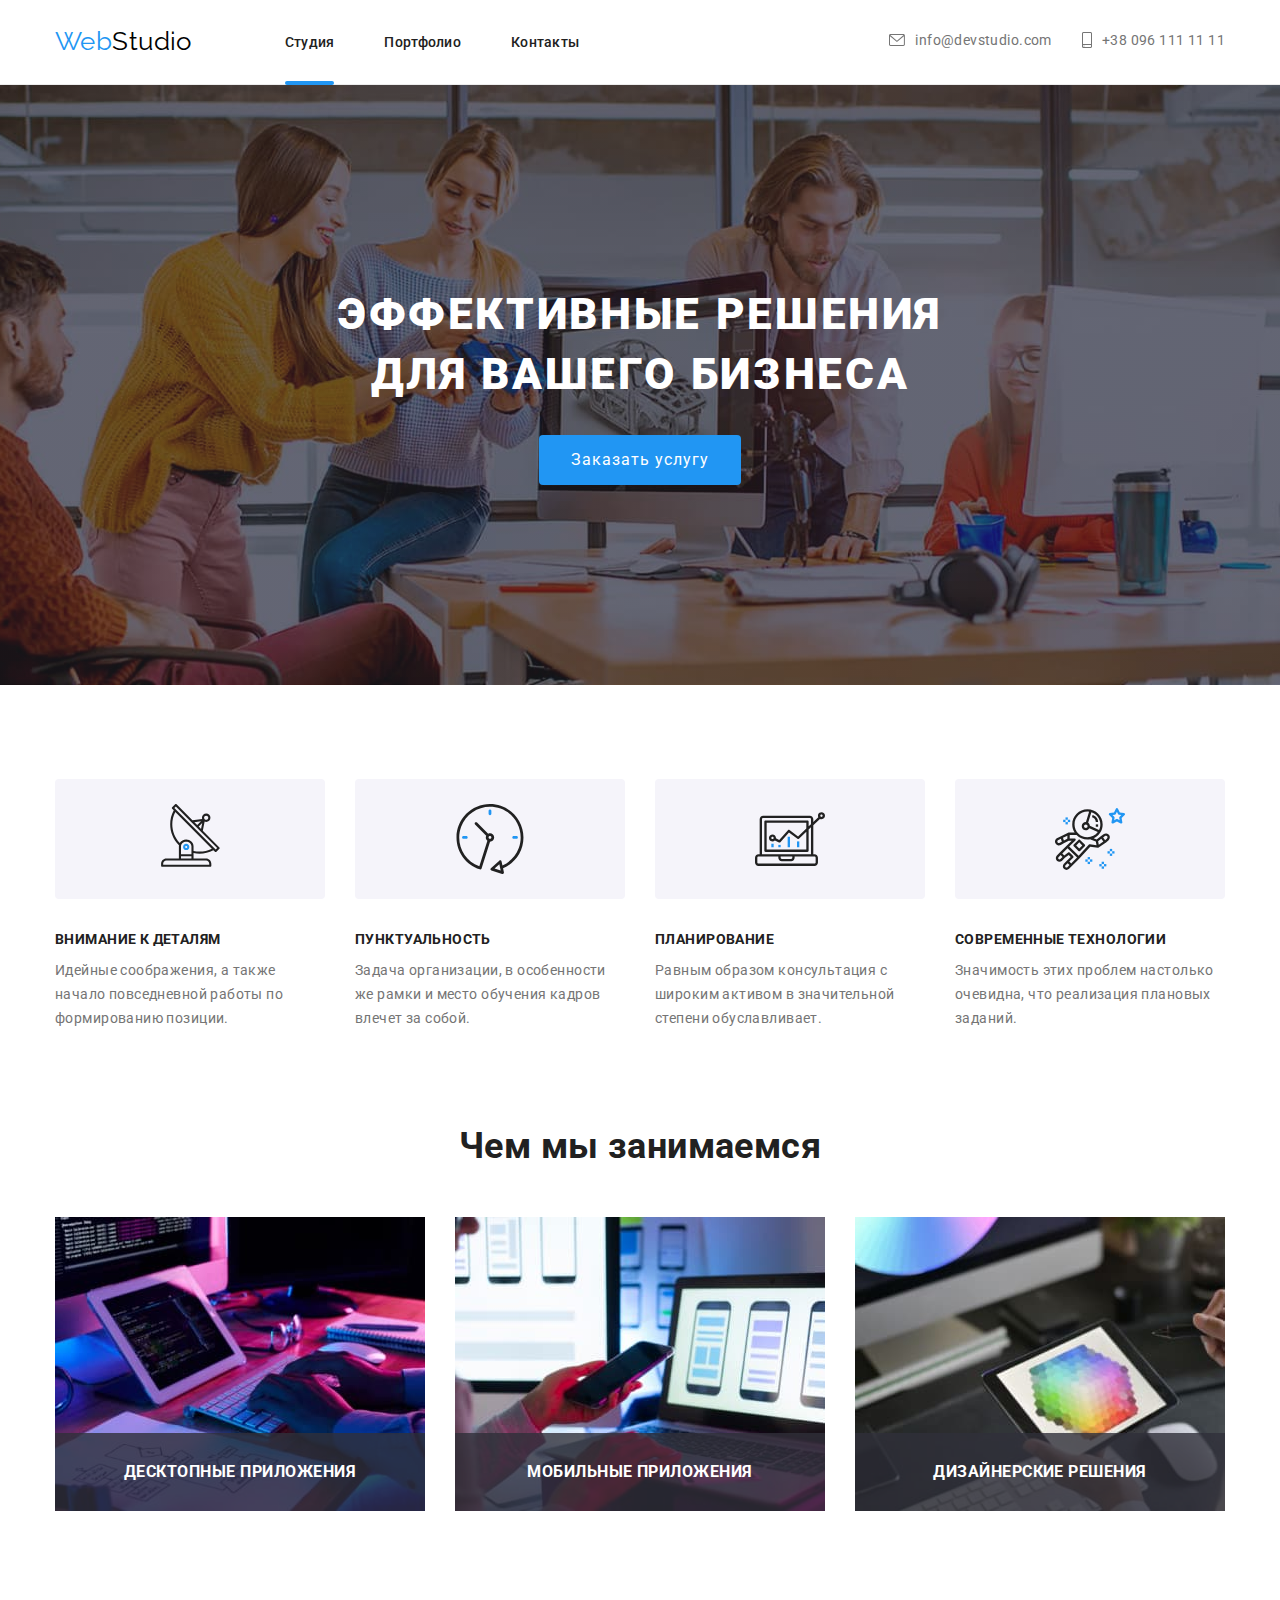
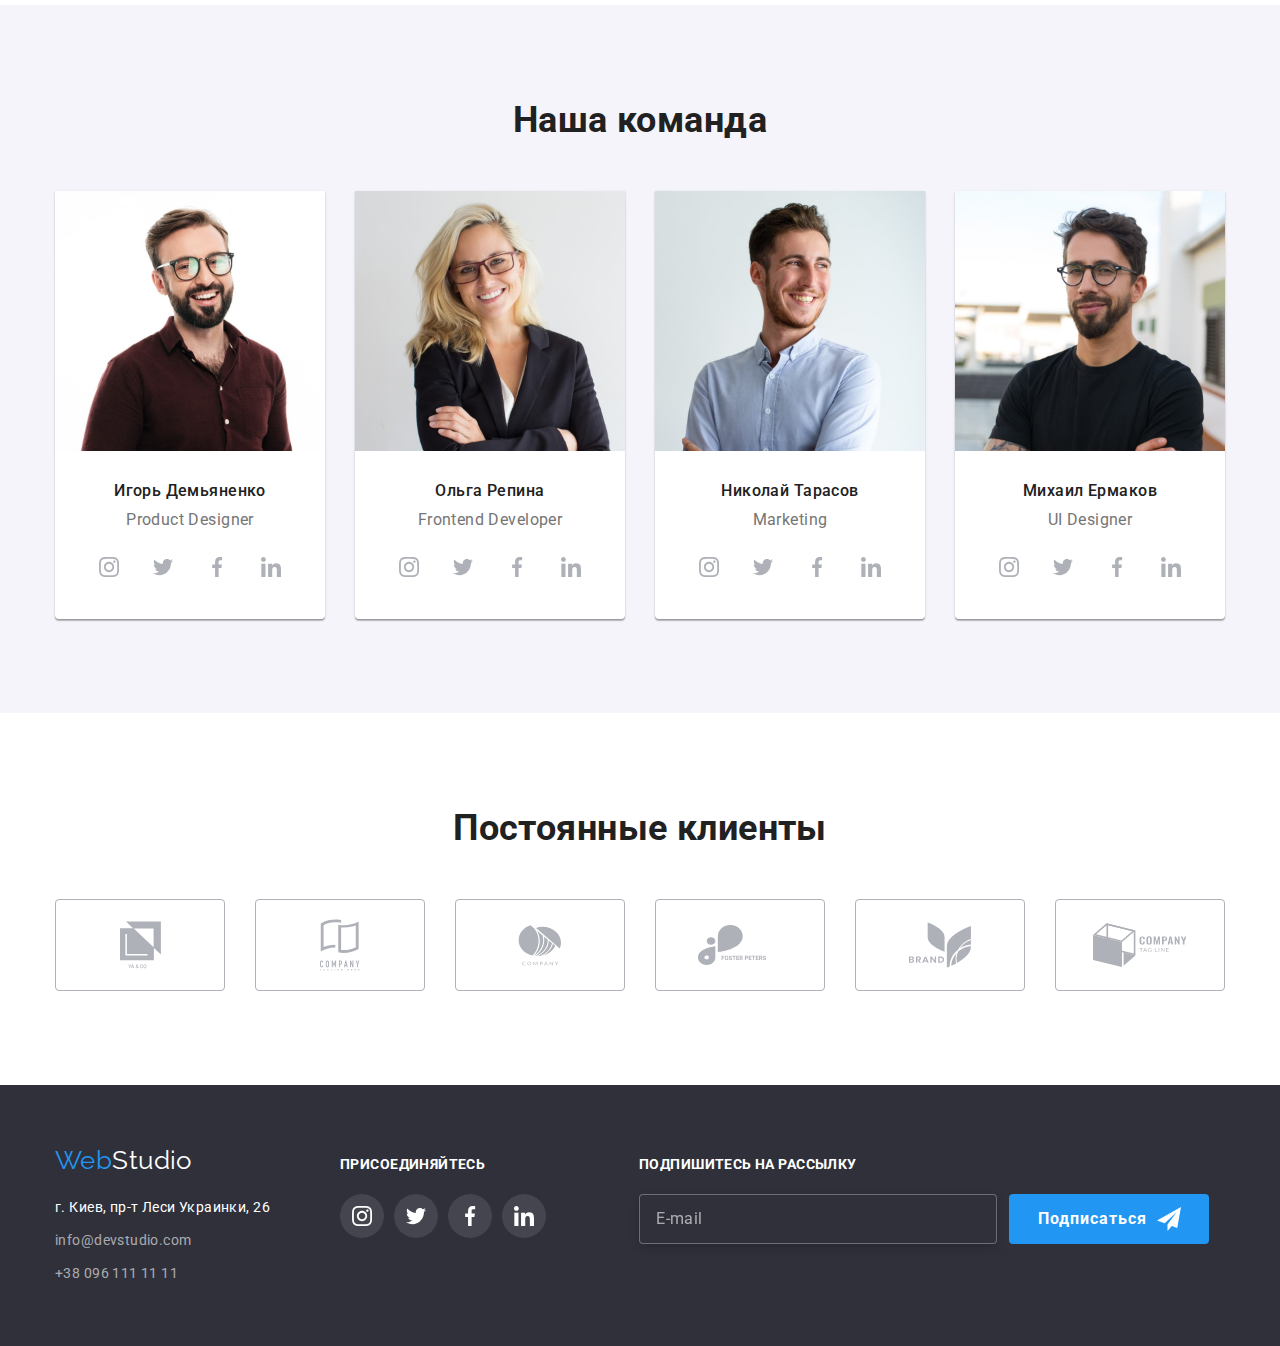
<file: index.html>
<!DOCTYPE html>
<html lang="ru">
  <head>
    <meta charset="UTF-8" />
    <meta http-equiv="X-UA-Compatible" content="IE=edge" />
    <meta name="viewport" content="width=device-width, initial-scale=1.0" />
    <title>WebStudio</title>
    <link rel="preconnect" href="https://fonts.googleapis.com" />
    <link rel="preconnect" href="https://fonts.gstatic.com" crossorigin />
    <link
      href="https://fonts.googleapis.com/css2?family=Raleway:wght@700&family=Roboto:wght@400;500;700;900&display=swap"
      rel="stylesheet"
    />
    <link
      rel="stylesheet"
      href="https://cdnjs.cloudflare.com/ajax/libs/modern-normalize/1.1.0/modern-normalize.min.css"
    />
    <link rel="stylesheet" href="./css/main.min.css"/>
  </head>

  <body>


    <!---------- header ---------------->

    <header class="header">
      <!-- container block -->
      <div class="container flex">
        <nav class="site-nav">
          <!-- logo block -->
          <a href="./index.html" class="logo logo--header link"
            ><span class="accent">Web</span>Studio</a>
            <!-- site navigation -->
          <ul class="site-nav__list list">
            <li class="site-nav__item">
              <a href="./index.html" class="site-nav__link link current">Студия</a>
            </li>
            <li class="site-nav__item">
              <a href="./portfolio.html" class="site-nav__link link">Портфолио</a>
            </li>
            <li class="site-nav__item">
              <a href="" class="site-nav__link link">Контакты</a>
            </li>
          </ul>
        </nav>
        <!-- site main contacts block -->
        <ul class="site-contacts list">
          <li class="site-contacts__item">
            <a href="mailto:info@devstudio.com" class="site-contacts__link link">
              <svg class="site-contacts__icon" width="16" height="12">
                <use href="./images/icons.svg#icon-envelope"></use>
              </svg>
              <span>info@devstudio.com</span>
            </a></li>
          <li class="site-contacts__item">
            <a href="tel:+380961111111" class="site-contacts__link link">
              <svg class="site-contacts__icon" width="10" height="16">
                <use href="./images/icons.svg#icon-smartphone"></use>
              </svg>
              <span>+38 096 111 11 11</span></a></li>
        </ul>
      </div>
    </header>

    <!------------- main section------------>
    <main>

      <!----------- Hero section ----------->

      <section class="hero-section">
        <h1 class="hero-section__title">Эффективные решения для вашего бизнеса</h1>
        <button type="button" class="hero-section__button button" data-modal-open>Заказать услугу</button>
      </section>

      <!---------- features section ---------->

      <section class="features section">
        <div class="container">
          <h2 class="features__title hide">Особенности</h2>
          <ul class="features-list flex list">
            <li class="features-list__item">
              <div class="features-list__card">
                <svg width="70" height="70">
                  <use href="./images/icons.svg#icon-antenna"></use>
                </svg>
              </div>
              <h3 class="features-list__title">Внимание к деталям</h3>
              <p class="features-list__description">
                Идейные соображения, а также начало повседневной работы по формированию позиции.
              </p>
            </li>
            <li class="features-list__item">
              <div class="features-list__card">
                <svg width="70" height="70">
                  <use href="./images/icons.svg#icon-clock"></use>
                </svg>
              </div>
              <h3 class="features-list__title">Пунктуальность</h3>
              <p class="features-list__description">
                Задача организации, в особенности же рамки и место обучения кадров влечет за собой.
              </p>
            </li>
            <li class="features-list__item">
              <div class="features-list__card">
                <svg width="70" height="70">
                  <use href="./images/icons.svg#icon-diagram"></use>
                </svg>
              </div>
              <h3 class="features-list__title">Планирование</h3>
              <p class="features-list__description">
                Равным образом консультация с широким активом в значительной степени обуславливает.
              </p>
            </li>
            <li class="features-list__item">
              <div class="features-list__card">
                <svg width="70" height="70">
                  <use href="./images/icons.svg#icon-astronaut"></use>
                </svg>
              </div>
              <h3 class="features-list__title">Современные технологии</h3>
              <p class="features-list__description">
                Значимость этих проблем настолько очевидна, что реализация плановых заданий.
              </p>
            </li>
          </ul>
        </div>
      </section>


      <!----------- whatwedo section ---------------->

      <section class="whatwedo section">
        <div class="container">
        <h2 class="whatwedo title">Чем мы занимаемся</h2>
        <ul class="whatwedo-list flex list">
          <li class="whatwedo-list__item">
            <div class="whatwedo-list__card">
            <img src="./images/box1.jpg" 
            alt="набор программного кода на клавиатуре" width="370"/>
            <h3 class="whatwedo-list__title">Десктопные приложения</h3>
            </div>
          </li>
          <li class="whatwedo-list__item">
            <div class="whatwedo-list__card">
            <img
              src="./images/box2.jpg"
              alt="рисунок с изображением расположения элементов на экране смартфона"
              width="370"/>
            <h3 class="whatwedo-list__title">Мобильные приложения</h3>
            </div>
          </li>
          <li class="whatwedo-list__item">
            <div class="whatwedo-list__card">
            <img
              src="./images/box3.jpg"
              alt="планшет с изображением цветного шестиугольника"
              width="370"/>
            <h3 class="whatwedo-list__title">Дизайнерские решения</h3>
            </div>
          </li>
        </ul>
        </div>
      </section>


      <!--Наша команда-->


      <section class="team section">
        <div class="container">
        <h2 class="team title">Наша команда</h2>

        <!-- members-list block -->
        <ul class="members-list flex list">
          <li class="members-list__card">
            <img src="./images/team1.jpg" alt="Игорь Демьяненко" width="270" />
            <h3 class="members-list__title">Игорь Демьяненко</h3>
            <p class="members-list__description">Product Designer</p>
            
            <!-- members soc block -->
            <ul class="members-soc list">
              <li class="members-soc__item"><a href="" class="members-soc__link">
                <svg width="20" height="20">
                  <use href="./images/icons.svg#icon-instagram"></use>
                </svg>
              </a>
            </li>
              <li class="members-soc__item"><a href="" class="members-soc__link">
                <svg width="20" height="20">
                  <use href="./images/icons.svg#icon-twitter"></use>
                </svg>
              </a>
            </li>
            <li class="members-soc__item"><a href="" class="members-soc__link">
                <svg width="20" height="20">
                  <use href="./images/icons.svg#icon-facebook"></use>
                </svg>
              </a>
            </li>
            <li class="members-soc__item"><a href="" class="members-soc__link">
                <svg width="20" height="20">
                  <use href="./images/icons.svg#icon-linkedin"></use>
                </svg>
              </a>
            </li>
            </ul>
          </li>
          <!-- members-list block -->
          <li class="members-list__card">
            <img src="./images/team2.jpg" alt="Ольга Репина" width="270" />
            <h3 class="members-list__title">Ольга Репина</h3>
            <p class="members-list__description">Frontend Developer</p>
            <!-- members soc block -->
            <ul class="members-soc list">
              <li class="members-soc__item"><a href="" class="members-soc__link">
                <svg width="20" height="20">
                  <use href="./images/icons.svg#icon-instagram"></use>
                </svg>
              </a>
            </li>
              <li class="members-soc__item"><a href="" class="members-soc__link">
                <svg width="20" height="20">
                  <use href="./images/icons.svg#icon-twitter"></use>
                </svg>
              </a>
            </li>
            <li class="members-soc__item"><a href="" class="members-soc__link">
                <svg width="20" height="20">
                  <use href="./images/icons.svg#icon-facebook"></use>
                </svg>
              </a>
            </li>
            <li class="members-soc__item"><a href="" class="members-soc__link">
                <svg width="20" height="20">
                  <use href="./images/icons.svg#icon-linkedin"></use>
                </svg>
              </a>
            </li>
            </ul>
          </li>
          <!-- members-list block -->
          <li class="members-list__card">
            <img src="./images/team3.jpg" alt="Николай Тарасов" width="270" />
            <h3 class="members-list__title">Николай Тарасов</h3>
            <p class="members-list__description">Marketing</p>
            <!-- members soc block -->
            <ul class="members-soc list">
              <li class="members-soc__item"><a href="" class="members-soc__link">
                <svg width="20" height="20">
                  <use href="./images/icons.svg#icon-instagram"></use>
                </svg>
              </a>
            </li>
              <li class="members-soc__item"><a href="" class="members-soc__link">
                <svg width="20" height="20">
                  <use href="./images/icons.svg#icon-twitter"></use>
                </svg>
              </a>
            </li>
            <li class="members-soc__item"><a href="" class="members-soc__link">
                <svg width="20" height="20">
                  <use href="./images/icons.svg#icon-facebook"></use>
                </svg>
              </a>
            </li>
            <li class="members-soc__item"><a href="" class="members-soc__link">
                <svg width="20" height="20">
                  <use href="./images/icons.svg#icon-linkedin"></use>
                </svg>
              </a>
            </li>
            </ul>
          </li>
          <!-- members-list block -->
          <li class="members-list__card">
            <img src="./images/team4.jpg" alt="Михаил Ермаков" width="270" />
            <h3 class="members-list__title">Михаил Ермаков</h3>
            <p class="members-list__description">UI Designer</p>
            <!-- members soc block -->
            <ul class="members-soc list">
              <li class="members-soc__item"><a href="" class="members-soc__link">
                <svg width="20" height="20">
                  <use href="./images/icons.svg#icon-instagram"></use>
                </svg>
              </a>
            </li>
              <li class="members-soc__item"><a href="" class="members-soc__link">
                <svg width="20" height="20">
                  <use href="./images/icons.svg#icon-twitter"></use>
                </svg>
              </a>
            </li>
            <li class="members-soc__item"><a href="" class="members-soc__link">
                <svg width="20" height="20">
                  <use href="./images/icons.svg#icon-facebook"></use>
                </svg>
              </a>
            </li>
            <li class="members-soc__item"><a href="" class="members-soc__link">
                <svg width="20" height="20">
                  <use href="./images/icons.svg#icon-linkedin"></use>
                </svg>
              </a>
            </li>
            </ul>
          </li>
          </div>
        </ul>
      </section>


      <!--Постоянные клиенты-->

      <section class="clients section">
        <div class="container">
          <h2 class="clients title">Постоянные клиенты</h2>
          <!-- clients-list block -->
          <ul class="clients-list flex list">
            <li class="clients-list__item">
              <a href="" class="clients-list__link">
                <svg width="41" hight="46.7">
                  <use href="./images/icons.svg#icon-group1"></use>
                </svg>
              </a>
            </li>
            <li class="clients-list__item">
              <a href="" class="clients-list__link">
                <svg width="40" hight="52">
                  <use href="./images/icons.svg#icon-group2"></use>
                </svg>
              </a>
            </li>
            <li class="clients-list__item">
              <a href="" class="clients-list__link">
                <svg width="43.46" hight="41.18">
                  <use href="./images/icons.svg#icon-group3"></use>
                </svg>
              </a>
            </li>
            <li class="clients-list__item">
              <a href="" class="clients-list__link">
                <svg width="84.44" hight="40.62">
                  <use href="./images/icons.svg#icon-group4"></use>
                </svg>
              </a>
            </li>
            <li class="clients-list__item">
              <a href="" class="clients-list__link">
                <svg width="62.54" hight="45.43">
                  <use href="./images/icons.svg#icon-group5"></use>
                </svg>
              </a>
            </li>
            <li class="clients-list__item">
              <a href="" class="clients-list__link">
                <svg width="93.79" hight="43.93">
                  <use href="./images/icons.svg#icon-group6"></use>
                </svg>
              </a>
            </li>
          </ul>
        </div>
      </section>

      <!-- Modal window-->

      <div class="backdrop backdrop--is-hidden" data-modal>
      <div class="modal">
        <button type="button" class="modal__close-bth" data-modal-close>
          <svg width="11" height="11">
            <use href="./images/icons.svg#icon-x"></use>
          </svg>
        </button>
        <section class="modal__form">
          <h2 class="modal__form-title">Оставьте свои данные, мы вам перезвоним</h2>
          <form class="contact-form">
            <label for="name" class="contact-form__name">
              Имя
              <div class="contact-form__filed">
              <input class="contact-form__iput" type="text" name="name" />
              <div class="contact-form__icon">
                <svg width="12" height="12">
                  <use href="./images/icons.svg#icon-name"></use>
                </svg>
              </div>
              </div>
            </label>
            <label for="phone" class="contact-form__name">
              Телефон
              <div class="contact-form__filed">
              <input class="contact-form__iput" type="tel" name="phone" />
                <div class="contact-form__icon">
                  <svg  width="13" height="13">
                    <use href="./images/icons.svg#icon-phone"></use>
                  </svg>
                </div>
              </div>
            </label>
            <label for="mail" class="contact-form__name">
              Email
              <div class="contact-form__filed">
              <input class="contact-form__iput" type="email" name="mail"/>
              <div class="contact-form__icon">
                <svg width="15" height="12">
                  <use href="./images/icons.svg#icon-email"></use>
                </svg>
              </div>
              
              </div>
              </label>
            <label for="comments" class="contact-form__name">
              Коментарий
                <textarea class="contact-form__iput contact-form__iput--comments" name="comments" id="" cols="30" rows="10" placeholder="Введите текст"></textarea>
              </label>
              <label class="modal-checkbox">
                <input type="checkbox" class="modal-checkbox__input" name="checkbox" value="checkbox">
                  <svg class="modal-checkbox__icon modal-checkbox__icon--dislable">
                    <use href="./images/icons.svg#icon-noncheck"></use>
                  </svg>
                  <svg class="modal-checkbox__icon modal-checkbox__icon--eneble">
                    <use href="./images/icons.svg#icon-check"></use>
                  </svg>
                Соглашаюсь с рассылкой и принимаю <a href="" class="modal-checkbox__link accent"> Условия договора</a></label>
              <button class="button modal__btn" type="submit">Отправить</button>
            </form>
        </section>
      </div>
    </div>

    </main>

    <!---------- footer --------------->

    <footer>
      <div class="footer container">
        <!-- footer-contacts block -->
        <div class="footer-contacts">
          <a href="./index.html" 
          class="logo logo--light link">
          <span class="accent">Web</span>Studio</a>
          <address class="footer-contacts__adress">
            <ul class="footer-contacts__list list">
              <li class="footer-contacts__item">
                <a href="" 
                class="footer-contacts__link footer-contacts__link--streat link">г. Киев, пр-т Леси Украинки, 26</a>
                </li>
              <li class="footer-contacts__item">
                <a href="mailto:info@devstudio.com" 
                class="footer-contacts__link link">info@devstudio.com</a>
                </li>
              <li class="footer-contacts__item">
                <a href="tel:+380961111111" 
                class="footer-contacts__link link">+38 096 111 11 11</a></li>
              </ul>
            </address>
          </div>

          <!-- footer-soc -->
        <div class="footer-soc">
          <h2 class="footer-soc__title">присоединяйтесь</h2>
          <ul class="footer-soc__list list">
            <li class="footer-soc__item"><a href="" class="footer-soc__link">
                <svg width="20" height="20">
                  <use href="./images/icons.svg#icon-instagram"></use>
                </svg>
              </a>
            </li>
              <li class="footer-soc__item"><a href="" class="footer-soc__link">
                <svg width="20" height="20">
                  <use href="./images/icons.svg#icon-twitter"></use>
                </svg>
              </a>
            </li>
            <li class="footer-soc__item"><a href="" class="footer-soc__link">
                <svg width="20" height="20">
                  <use href="./images/icons.svg#icon-facebook"></use>
                </svg>
              </a>
            </li>
            <li class="footer-soc__item"><a href="" class="footer-soc__link">
                <svg width="20" height="20">
                  <use href="./images/icons.svg#icon-linkedin"></use>
                </svg>
              </a>
            </li>
          </ul>
          </div>

          <!-- footer subscription -->
        <div class="footer-sub">
          <h3 class="footer-sub__title">Подпишитесь на рассылку</h3>
            <form class="flex">
            <label for="mail">
                <input class="footer-sub__input" type="email" name="mail" placeholder="E-mail"/>
                </label>
                <div class="footer-sub__footer-btn">
                  <button class="footer-btn button" type="submit">Подписаться</button>
                  <svg class="footer-btn__icon" width="24" height="24">
                    <use href="./images/icons.svg#icon-send"></use>
                  </svg>
                  </form>
          </div>
        </div>
    </footer>
    
    <script src="./js/modal.js"></script>
  </body>
</html>
</file>
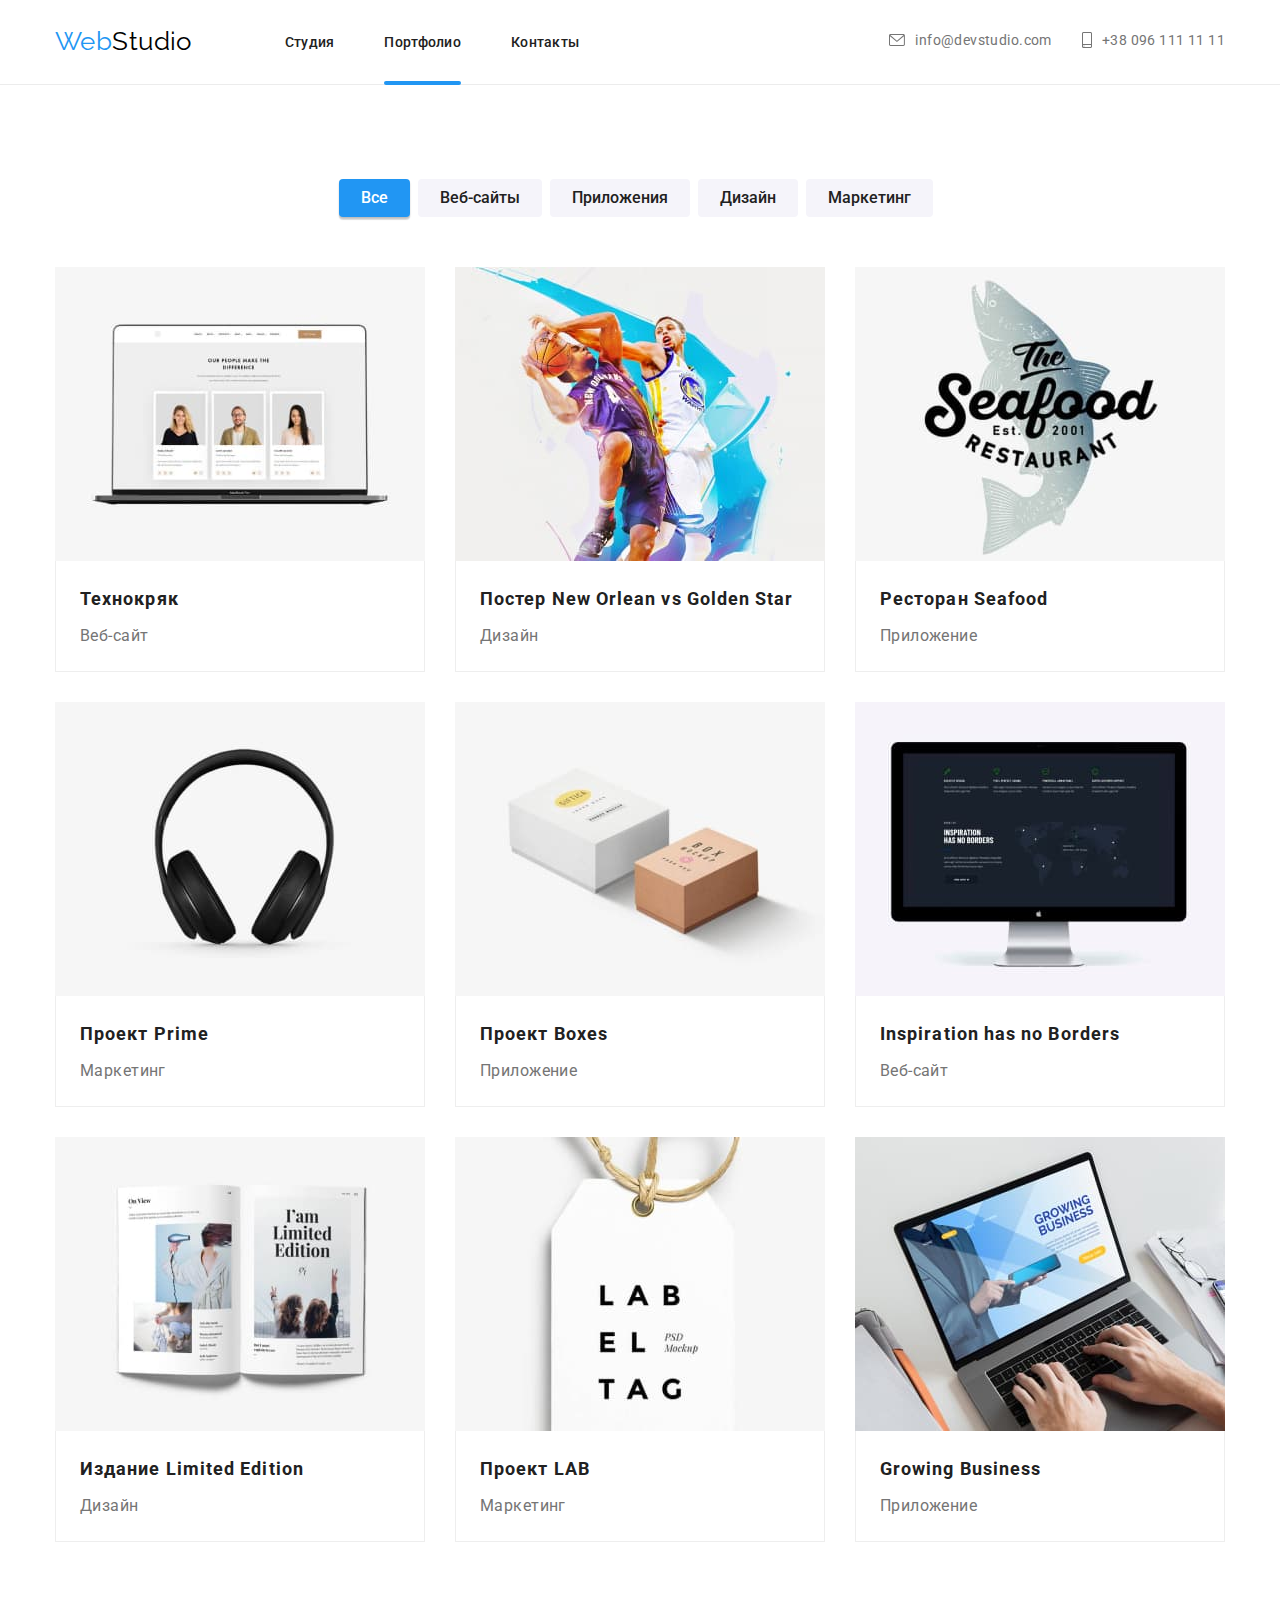
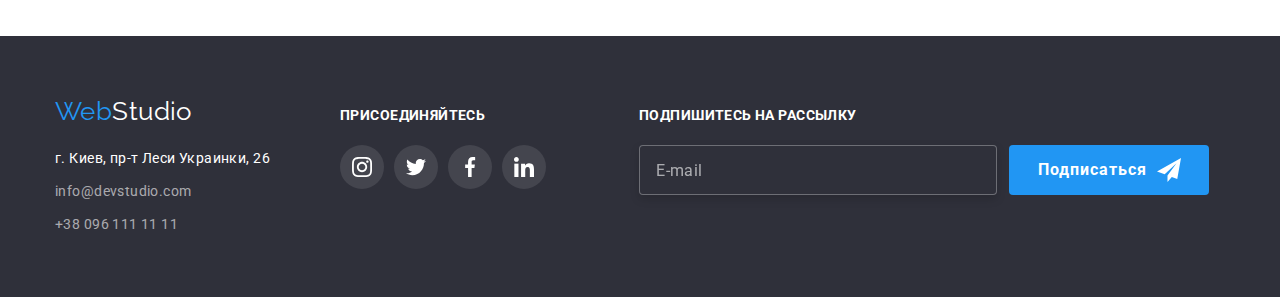
<file: portfolio.html>
<!DOCTYPE html>
<html lang="ru">
  <head>
    <meta charset="UTF-8" />
    <meta http-equiv="X-UA-Compatible" content="IE=edge" />
    <meta name="viewport" content="width=device-width, initial-scale=1.0" />
    <title>Portfolio</title>
    <link rel="preconnect" href="https://fonts.googleapis.com" />
    <link rel="preconnect" href="https://fonts.gstatic.com" crossorigin />
    <link
      href="https://fonts.googleapis.com/css2?family=Raleway:wght@700&family=Roboto:wght@400;500;700;900&display=swap"
      rel="stylesheet"
    />
    <link
      rel="stylesheet"
      href="https://cdnjs.cloudflare.com/ajax/libs/modern-normalize/1.1.0/modern-normalize.min.css"
    />
    <link rel="stylesheet" href="./css/main.min.css"/>
  </head>

  <body>

    <!------------------- header ----------------->

    <header class="header">
      <!-- container block -->
      <div class="container flex">
        <nav class="site-nav">
          <!-- logo block -->
          <a href="./index.html" class="logo logo--header link"
            ><span class="accent">Web</span>Studio</a>
            <!-- site navigation -->
          <ul class="site-nav__list list">
            <li class="site-nav__item">
              <a href="./index.html" class="site-nav__link link">Студия</a>
            </li>
            <li class="site-nav__item">
              <a href="./portfolio.html" class="site-nav__link current link">Портфолио</a>
            </li>
            <li class="site-nav__item">
              <a href="" class="site-nav__link link">Контакты</a>
            </li>
          </ul>
        </nav>
        <!-- site main contacts block -->
        <ul class="site-contacts list">
          <li class="site-contacts__item">
            <a href="mailto:info@devstudio.com" class="site-contacts__link link">
              <svg class="site-contacts__icon" width="16" height="12">
                <use href="./images/icons.svg#icon-envelope"></use>
              </svg>
              <span>info@devstudio.com</span>
            </a></li>
          <li class="site-contacts__item">
            <a href="tel:+380961111111" class="site-contacts__link link">
              <svg class="site-contacts__icon" width="10" height="16">
                <use href="./images/icons.svg#icon-smartphone"></use>
              </svg>
              <span>+38 096 111 11 11</span></a></li>
        </ul>
      </div>
    </header>


    <!----------- main section --------------->
    <main>
      <section class="examples section">
        <div class="container">
          <h1 class="examples__title hide">Портфолио</h1>
          <ul class="button-list flex list">
            <li><button type="button" 
              class="button button--secondary button--activ">Все</button></li>
            <li><button type="button" 
              class="button button--secondary">Веб-сайты</button></li>
            <li><button type="button" 
              class="button button--secondary">Приложения</button></li>
            <li><button type="button" 
              class="button button--secondary">Дизайн</button></li>
            <li><button type="button" class="button button--secondary">Маркетинг</button></li>
          </ul>

          <ul class="wrap list">
            <li class="examples-card">
              <a href="" class="examples-card__link link">
                <div class="wrap-description">
                <img src="./images/project1.jpg" alt="" width="370"/>
                <p class="examples-card__description">
                  Ресурс предлагает комплексные предложения с разным уровнем функционала и сервисов. Все это позволит посетителю получить исчерпывающие сведения о компании или частном лице.
                </p>
                </div>
                <div class="examples-card__field">
                  <h2 class="examples-card__title">Технокряк</h2>
                  <p class="examples-card__type">Веб-сайт</p>
                </div>
              </a>
            </li>
            <li class="examples-card">
              <a href="" class="examples-card__link link">
                <div class="wrap-description">
                <img src="./images/project2.jpg" alt="" width="370"/>
                <p class="examples-card__description">
                  Ресурс предлагает комплексные предложения с разным уровнем функционала и сервисов. Все это позволит посетителю получить исчерпывающие сведения о компании или частном лице.
                </p>
                </div>
                <div class="examples-card__field">
                  <h2 class="examples-card__title">Постер New Orlean vs Golden Star</h2>
                  <p class="examples-card__type">Дизайн</p>
                </div>
              </a>
            </li>
            <li class="examples-card">
              <a href="" class="examples-card__link link">
                <div class="wrap-description">
                <img src="./images/project3.jpg" alt="" width="370"/>
                <p class="examples-card__description">
                  Ресурс предлагает комплексные предложения с разным уровнем функционала и сервисов. Все это позволит посетителю получить исчерпывающие сведения о компании или частном лице.
                </p>
                </div>
                <div class="examples-card__field">
                  <h2 class="examples-card__title">Ресторан Seafood</h2>
                  <p class="examples-card__type">Приложение</p>
                </div>
              </a>
            </li>
            <li class="examples-card">
              <a href="" class="examples-card__link link">
                <div class="wrap-description">
                <img src="./images/project4.jpg" alt="" width="370"/>
                <p class="examples-card__description">
                  Ресурс предлагает комплексные предложения с разным уровнем функционала и сервисов. Все это позволит посетителю получить исчерпывающие сведения о компании или частном лице.
                </p>
                </div>
                <div class="examples-card__field">
                  <h2 class="examples-card__title">Проект Prime</h2>
                <p class="examples-card__type">Маркетинг</p>
                </div>
              </a>
            </li>
            <li class="examples-card">
              <a href="" class="examples-card__link link">
                <div class="wrap-description">
                <img src="./images/project5.jpg" alt="" width="370"/>
                <p class="examples-card__description">
                  Ресурс предлагает комплексные предложения с разным уровнем функционала и сервисов. Все это позволит посетителю получить исчерпывающие сведения о компании или частном лице.
                </p>
                </div>
                <div class="examples-card__field">
                  <h2 class="examples-card__title">Проект Boxes</h2>
                <p class="examples-card__type">Приложение</p>
              </a>
                </div>
            </li>
            <li class="examples-card">
              <a href="" class="examples-card__link link">
                <div class="wrap-description">
                <img src="./images/project6.jpg" alt="" width="370"/>
                <p class="examples-card__description">
                  Ресурс предлагает комплексные предложения с разным уровнем функционала и сервисов. Все это позволит посетителю получить исчерпывающие сведения о компании или частном лице.
                </p>
                </div>
                <div class="examples-card__field">
                  <h2 class="examples-card__title">Inspiration has no Borders</h2>
                  <p class="examples-card__type">Веб-сайт</p>
                </div>
              </a>
            </li>
            <li class="examples-card">
              <a href="" class="examples-card__link link">
                <div class="wrap-description">
                <img src="./images/project7.jpg" alt="" width="370"/>
                <p class="examples-card__description">
                  Ресурс предлагает комплексные предложения с разным уровнем функционала и сервисов. Все это позволит посетителю получить исчерпывающие сведения о компании или частном лице.
                </p>
                </div>
                <div class="examples-card__field">
                  <h2 class="examples-card__title">Издание Limited Edition</h2>
                  <p class="examples-card__type">Дизайн</p>
                </div>
              </a>
            </li>
            <li class="examples-card">
              <a href="" class="examples-card__link link">
                <div class="wrap-description">
                <img src="./images/project8.jpg" alt="" width="370"/>
                <p class="examples-card__description">
                  Ресурс предлагает комплексные предложения с разным уровнем функционала и сервисов. Все это позволит посетителю получить исчерпывающие сведения о компании или частном лице.
                </p>
                </div>
                <div class="examples-card__field">
                  <h2 class="examples-card__title">Проект LAB</h2>
                  <p class="examples-card__type">Маркетинг</p>
                </div>
              </a>
            </li>
            <li class="examples-card">
              <a href="" class="examples-card__link link">
                <div class="wrap-description">
                <img src="./images/project9.jpg" alt="" width="370"/>
                <p class="examples-card__description">
                  Ресурс предлагает комплексные предложения с разным уровнем функционала и сервисов. Все это позволит посетителю получить исчерпывающие сведения о компании или частном лице.
                </p>
                </div>
                <div class="examples-card__field">
                  <h2 class="examples-card__title">Growing Business</h2>
                <p class="examples-card__type">Приложение</p>
              </a>
                </div>
                
            </li>
          </ul>
        </div>
      </section>
            

    </main>


    <!---------- footer --------------->

    <footer>
      <div class="footer container">
        <!-- footer-contacts block -->
        <div class="footer-contacts">
          <a href="./index.html" 
          class="logo logo--light link">
          <span class="accent">Web</span>Studio</a>
          <address class="footer-contacts__adress">
            <ul class="footer-contacts__list list">
              <li class="footer-contacts__item">
                <a href="" 
                class="footer-contacts__link footer-contacts__link--streat link">г. Киев, пр-т Леси Украинки, 26</a>
                </li>
              <li class="footer-contacts__item">
                <a href="mailto:info@devstudio.com" 
                class="footer-contacts__link link">info@devstudio.com</a>
                </li>
              <li class="footer-contacts__item">
                <a href="tel:+380961111111" 
                class="footer-contacts__link link">+38 096 111 11 11</a></li>
              </ul>
            </address>
          </div>

          <!-- footer-soc -->
        <div class="footer-soc">
          <h2 class="footer-soc__title">присоединяйтесь</h2>
          <ul class="footer-soc__list list">
            <li class="footer-soc__item"><a href="" class="footer-soc__link">
                <svg width="20" height="20">
                  <use href="./images/icons.svg#icon-instagram"></use>
                </svg>
              </a>
            </li>
              <li class="footer-soc__item"><a href="" class="footer-soc__link">
                <svg width="20" height="20">
                  <use href="./images/icons.svg#icon-twitter"></use>
                </svg>
              </a>
            </li>
            <li class="footer-soc__item"><a href="" class="footer-soc__link">
                <svg width="20" height="20">
                  <use href="./images/icons.svg#icon-facebook"></use>
                </svg>
              </a>
            </li>
            <li class="footer-soc__item"><a href="" class="footer-soc__link">
                <svg width="20" height="20">
                  <use href="./images/icons.svg#icon-linkedin"></use>
                </svg>
              </a>
            </li>
          </ul>
          </div>

          <!-- footer subscription -->
        <div class="footer-sub">
          <h3 class="footer-sub__title">Подпишитесь на рассылку</h3>
            <form class="flex">
            <label for="mail">
                <input class="footer-sub__input" type="email" name="mail" placeholder="E-mail"/>
                </label>
                <div class="footer-sub__footer-btn">
                  <button class="footer-btn button" type="submit">Подписаться</button>
                  <svg class="footer-btn__icon" width="24" height="24">
                    <use href="./images/icons.svg#icon-send"></use>
                  </svg>
                  </form>
          </div>
        </div>
    </footer>
  </body>
</html>
</file>
<file: css/main.min.css>
:root{--primary-text-color:#212121;--secondary-text-color:#757575;--accent-color: #2196F3;--main-white-text: #FFFFFF;--primary-bg-color: #E5E5E5;--secondary-bg-color: #F5F4FA;--main-black-text: #000000;--footer-color: #2F303A;--adress-text: rgba(255, 255, 255, 0.6)}.list{padding:0;margin:0;list-style:none}.link{text-decoration:none}.hide{position:absolute;opacity:0;pointer-events:none;visibility:hidden}.flex{display:flex}.accent,.current{color:var(--accent-color)}.wrap-description{position:relative;overflow:hidden}.wrap{display:flex;flex-wrap:wrap}body{position:relative;background-color:var(--main-white-text);color:var(--primary-text-color);font-family:Roboto,sans-serif;font-size:14px;letter-spacing:.03em}h1,h2,h3,p{margin:0}img{display:block}.container{width:1200px;padding:0px 15px;margin:0 auto 0 auto}.section{padding:94px 0px}.title{margin-bottom:50px;font-size:36px;line-height:1.17;text-align:center}.team{background-color:var(--secondary-bg-color)}.header{border-bottom:1px solid #ececec}.logo{font-family:Raleway,sans-serif;font-size:26px;line-height:1.19;color:var(--main-black-text)}.logo--header{margin-right:93px;padding:24px 0 25px 0}.logo--light{color:var(--main-white-text)}.button{border-radius:4px;border:none;cursor:pointer;color:var(--main-white-text);background-color:var(--accent-color)}.button--secondary{margin:0px 8px 50px 0px;padding:6px 22px;color:var(--primary-text-color);background-color:var(--secondary-bg-color);font-weight:500;font-size:16px;line-height:1.62;transition-property:color,background-color,box-shadow;transition-duration:250ms;transition-timing-function:cubic-bezier(0.4, 0, 0.2, 1)}.button--activ,.button--secondary:hover,.button--secondary:focus{color:var(--main-white-text);background-color:var(--accent-color);box-shadow:0px 3px 1px rgba(0,0,0,.1),0px 1px 2px rgba(0,0,0,.08),0px 2px 2px rgba(0,0,0,.12);border-radius:4px}.button-list{justify-content:center}.site-nav,.site-nav__list{display:flex;align-items:center}.site-nav__item:not(:last-child){margin-right:50px}.site-nav__link{display:block;color:var(--primary-text-color);padding-top:32px;padding-bottom:32px;font-weight:500;line-height:1.43;letter-spacing:.02em;transition:color 250ms cubic-bezier(0.4, 0, 0.2, 1)}.site-nav__link:hover,.site-nav__link:focus{color:var(--accent-color)}.site-nav .current{position:relative}.site-nav .current::after{position:absolute;content:"";width:100%;height:4px;border-radius:2px;background-color:var(--accent-color);display:block;bottom:-1px}.site-contacts{display:flex;margin-left:auto}.site-contacts__item:not(:last-child){margin-right:30px}.site-contacts__link{display:flex;align-items:center;justify-content:center;color:var(--secondary-text-color);padding:32px 0 32px 0}.site-contacts__link:hover,.site-contacts__link:focus{color:var(--accent-color)}.site-contacts__icon{margin-right:10px;fill:var(--secondary-text-color);transition:fill 250ms cubic-bezier(0.4, 0, 0.2, 1)}.site-contacts__link:hover .site-contacts__icon,.site-contacts__link:focus .site-contacts__icon{fill:var(--accent-color)}.members-list__card{background-color:var(--main-white-text);border-radius:4px;box-shadow:0px 1px 3px rgba(0,0,0,.12),0px 1px 1px rgba(0,0,0,.14),0px 2px 1px rgba(0,0,0,.2);border-radius:0px 0px 4px 4px;width:270px}.members-list__card:not(:last-child){margin-right:30px}.members-list__title,.members-list__description{font-size:16px;line-height:1.19;text-align:center}.members-list__title{margin:30px 0 10px 0;font-weight:500}.members-list__description{margin-bottom:16px;color:var(--secondary-text-color)}.members-soc{display:flex;margin-bottom:30px;align-items:center;justify-content:center}.members-soc__item{width:44px;height:44px}.members-soc__item:not(:last-child){margin-right:10px}.members-soc__link{display:flex;width:100%;height:100%;border-radius:50%;align-items:center;justify-content:center;fill:#afb1b8;transition-property:background-color,fill;transition-duration:250ms;transition-timing-function:cubic-bezier(0.4, 0, 0.2, 1)}.members-soc__link:hover,.members-soc__link:focus{background-color:var(--accent-color);fill:var(--main-white-text)}.clients-list__item{width:170px;height:92px}.clients-list__item:not(:last-child){margin-right:30px}.clients-list__link{display:flex;width:100%;height:100%;border:1px solid #afb1b8;border-radius:4px;align-items:center;justify-content:center;fill:#afb1b8;transition:fill,border;transition-duration:250ms;transition-timing-function:cubic-bezier(0.4, 0, 0.2, 1)}.clients-list__link:hover,.clients-list__link:focus{border:1px solid var(--accent-color);fill:var(--accent-color)}.examples-card{width:calc(33.3333333333% - 20px);margin:0px 30px 30px 0px;transition:box-shadow 250ms cubic-bezier(0.4, 0, 0.2, 1)}.examples-card:hover .examples-card__description{transform:translateY(0)}.examples-card:nth-child(3n+3){margin-right:0}.examples-card:nth-last-child(-n+3){margin-bottom:0}.examples-card:hover,.examples-card:focus{box-shadow:0px 3px 1px rgba(0,0,0,.1),0px 1px 2px rgba(0,0,0,.08),0px 2px 2px rgba(0,0,0,.12);border-radius:4px}.examples-card__link{width:100%;color:var(--primary-text-color)}.examples-card__description{position:absolute;width:100%;height:100%;top:0;font-size:18px;line-height:1.56;letter-spacing:.03em;padding:63px 24px;color:var(--main-white-text);background-color:rgba(33,150,243,.9);transform:translateY(100%);transition:transform 250ms linear}.examples-card__field{border:1px solid #eee;border-top:0px}.examples-card__title{margin-bottom:4px;padding:20px 24px 0px 24px;font-size:18px;line-height:2;letter-spacing:.06em}.examples-card__type{padding:0px 24px 20px 24px;color:var(--secondary-text-color);font-size:16px;line-height:1.88}.modal{position:absolute;top:50%;left:50%;transform:translate(-50%, -50%);transition:transform 250ms linear;width:528px;min-height:581px;background-color:var(--main-white-text);box-shadow:0px 1px 3px rgba(0,0,0,.12),0px 1px 1px rgba(0,0,0,.14),0px 2px 1px rgba(0,0,0,.2);border-radius:4px}.modal__close-bth{position:absolute;top:8px;right:8px;width:30px;height:30px;background-color:var(--main-white-text);border:1px solid rgba(0,0,0,.1);border-radius:50%;align-items:center;justify-content:center;display:flex;cursor:pointer}.modal__close-bth--bth:hover{fill:var(--accent-color)}.modal__form{padding:40px 39px 40px 41px}.modal__form-title{margin-bottom:12px;font-size:20px;line-height:1.15;letter-spacing:.03em;text-align:center}.modal__btn{margin-left:auto;margin-right:auto;padding:10px 56px;font-weight:700;font-size:16px;line-height:1.88;letter-spacing:.06em;align-items:center;text-align:center;margin-bottom:40px;transition:box-shadow 250ms cubic-bezier(0.4, 0, 0.2, 1)}.modal__btn:hover{box-shadow:0px 4px 4px rgba(0,0,0,.15)}.modal-checkbox{display:flex;align-items:center;margin:0px 0px 30px 12px}.modal-checkbox__input{-webkit-appearance:none;-moz-appearance:none;appearance:none;position:absolute}.modal-checkbox__link{margin-left:5px}.modal-checkbox__icon{margin-right:8.38px;width:16px;height:15px}.modal-checkbox__icon--eneble{display:none}.modal-checkbox__input:checked+.modal-checkbox__icon--dislable{display:none}.modal-checkbox__input:checked+.modal-checkbox__icon--dislable+.modal-checkbox__icon--eneble{display:block;background-color:var(--accent-color);padding:4px 2px 3px 3px;background-size:contain;background-repeat:no-repeat;align-items:center;justify-content:center;border-radius:2px}.contact-form,.contact-form__name{display:flex;flex-direction:column}.contact-form,.contact-form__name{color:var(--secondary-text-color);font-size:14px;line-height:1.17;letter-spacing:.01em}.contact-form__iput{padding-left:42px;width:100%;height:40px;border:1px solid rgba(33,33,33,.2);border-radius:4px;outline:none;margin:4px 0 10px 0;transition:border-color 250ms cubic-bezier(0.4, 0, 0.2, 1)}.contact-form__iput--comments{padding:12px 0 0 16px;resize:none;height:120px;margin-bottom:20px}.contact-form__iput--comment::placeholder{color:rgba(117,117,117,.5);font-size:14px;line-height:1.25;letter-spacing:.01em}.contact-form__iput:hover,.contact-form__iput:focus{border-color:var(--accent-color)}.contact-form__filed{width:100%;position:relative}.contact-form__icon{position:absolute;left:12px;display:flex;width:18px;height:18px;fill:#000;align-items:center;justify-content:center;transition:fill 250ms cubic-bezier(0.4, 0, 0.2, 1);top:15px}.contact-form__iput:hover+.contact-form__icon,.contact-form__iput:focus+.contact-form__icon{fill:var(--accent-color)}.backdrop{position:fixed;top:0;width:100vw;height:100vh;background-color:rgba(0,0,0,.2);transition:opacity 250ms,visibility 250ms;z-index:1}.backdrop--is-hidden{opacity:0;pointer-events:none;visibility:hidden}.footer-contacts{margin-right:70px}.footer-contacts__adress{margin-top:20px}.footer-contacts__item:not(:last-child){margin-bottom:9px}.footer-contacts__link{font-style:normal;line-height:1.71;color:var(--adress-text);transition:color 250ms cubic-bezier(0.4, 0, 0.2, 1)}.footer-contacts__link--streat{color:var(--main-white-text)}.footer-contacts__link:hover,.footer-contacts__link:focus{color:var(--accent-color)}.footer-soc{margin-right:93px}.footer-soc__title,.footer-sub__title{display:flex;font-size:14px;line-height:1.43;letter-spacing:.03em;text-transform:uppercase;color:var(--main-white-text);margin-bottom:20px}.footer-soc__list{display:flex;align-items:center;justify-content:center}.footer-soc__item{width:44px;height:44px}.footer-soc__item:not(:last-child){margin-right:10px}.footer-soc__link{display:flex;width:100%;height:100%;background-color:rgba(255,255,255,.1);border-radius:50%;align-items:center;justify-content:center;fill:var(--main-white-text);transition:background-color 250ms cubic-bezier(0.4, 0, 0.2, 1)}.footer-soc__link:hover,.footer-soc__link:focus{background-color:var(--accent-color)}.footer-sub__input{padding-left:16px;width:358px;height:50px;font-size:16px;line-height:1.25;letter-spacing:.03em;color:rgba(255,255,255,.6);background-color:var(--footer-color);border:1px solid rgba(255,255,255,.3);border-radius:4px;filter:drop-shadow(0px 4px 4px rgba(0, 0, 0, 0.15));margin-right:12px;outline:none}.footer-sub__input::placeholder{display:flex;font-size:16px;line-height:1.25;letter-spacing:.03em;font-weight:400;align-items:center;color:rgba(255,255,255,.6)}.footer-sub__footer-btn{position:relative}.footer-sub .footer-btn{height:50px;padding:10px 62px 10px 29px;font-weight:700;font-size:16px;line-height:1.88;letter-spacing:.06em}.footer-sub .footer-btn__icon{position:absolute;top:13px;left:148px;fill:var(--main-white-text)}.hero-section{padding-top:200px;padding-bottom:200px;background-color:#c4c4c4;text-align:center;background-image:linear-gradient(rgba(47, 48, 58, 0.4), rgba(47, 48, 58, 0.4)),url(../images/bcg-img.jpg);background-repeat:no-repeat;background-position:center;background-size:cover}.hero-section__title{max-width:696px;margin-left:auto;margin-right:auto;margin-bottom:30px;color:var(--main-white-text);font-size:44px;line-height:1.36;letter-spacing:.06em;font-weight:900;text-transform:uppercase}.hero-section__button{margin-left:auto;margin-right:auto;padding:10px 32px;font-size:16px;line-height:1.88;letter-spacing:.06em}.features-list__item:not(:last-child){margin-right:30px}.features-list__card{display:flex;align-items:center;justify-content:center;width:270px;height:120px;margin-bottom:30px;background-color:var(--secondary-bg-color);border-radius:4px}.features-list__title{margin-bottom:10px;font-size:14px;line-height:1.43;text-transform:uppercase}.features-list__description{color:var(--secondary-text-color);line-height:1.71}.whatwedo{padding-top:0}.whatwedo-list__item:not(:last-child){margin-right:30px}.whatwedo-list__card{position:relative}.whatwedo-list__title{width:100%;position:absolute;bottom:0;padding:27px 0 27px 0;line-height:1.43;letter-spacing:.03em;text-align:center;text-transform:uppercase;background-color:rgba(47,48,58,.8);color:var(--main-white-text)}footer{padding:60px 0px;background-color:var(--footer-color)}.footer{display:flex;flex-direction:row;align-items:baseline}.hero-section{padding-top:200px;padding-bottom:200px;background-color:#c4c4c4;text-align:center;background-image:linear-gradient(rgba(47, 48, 58, 0.4), rgba(47, 48, 58, 0.4)),url(../images/bcg-img.jpg);background-repeat:no-repeat;background-position:center;background-size:cover}.hero-section__title{max-width:696px;margin-left:auto;margin-right:auto;margin-bottom:30px;color:var(--main-white-text);font-size:44px;line-height:1.36;letter-spacing:.06em;font-weight:900;text-transform:uppercase}.hero-section__button{margin-left:auto;margin-right:auto;padding:10px 32px;font-size:16px;line-height:1.88;letter-spacing:.06em}.hero-section{padding-top:200px;padding-bottom:200px;background-color:#c4c4c4;text-align:center;background-image:linear-gradient(rgba(47, 48, 58, 0.4), rgba(47, 48, 58, 0.4)),url(../images/bcg-img.jpg);background-repeat:no-repeat;background-position:center;background-size:cover}.hero-section__title{max-width:696px;margin-left:auto;margin-right:auto;margin-bottom:30px;color:var(--main-white-text);font-size:44px;line-height:1.36;letter-spacing:.06em;font-weight:900;text-transform:uppercase}.hero-section__button{margin-left:auto;margin-right:auto;padding:10px 32px;font-size:16px;line-height:1.88;letter-spacing:.06em}/*# sourceMappingURL=main.min.css.map */
</file>
